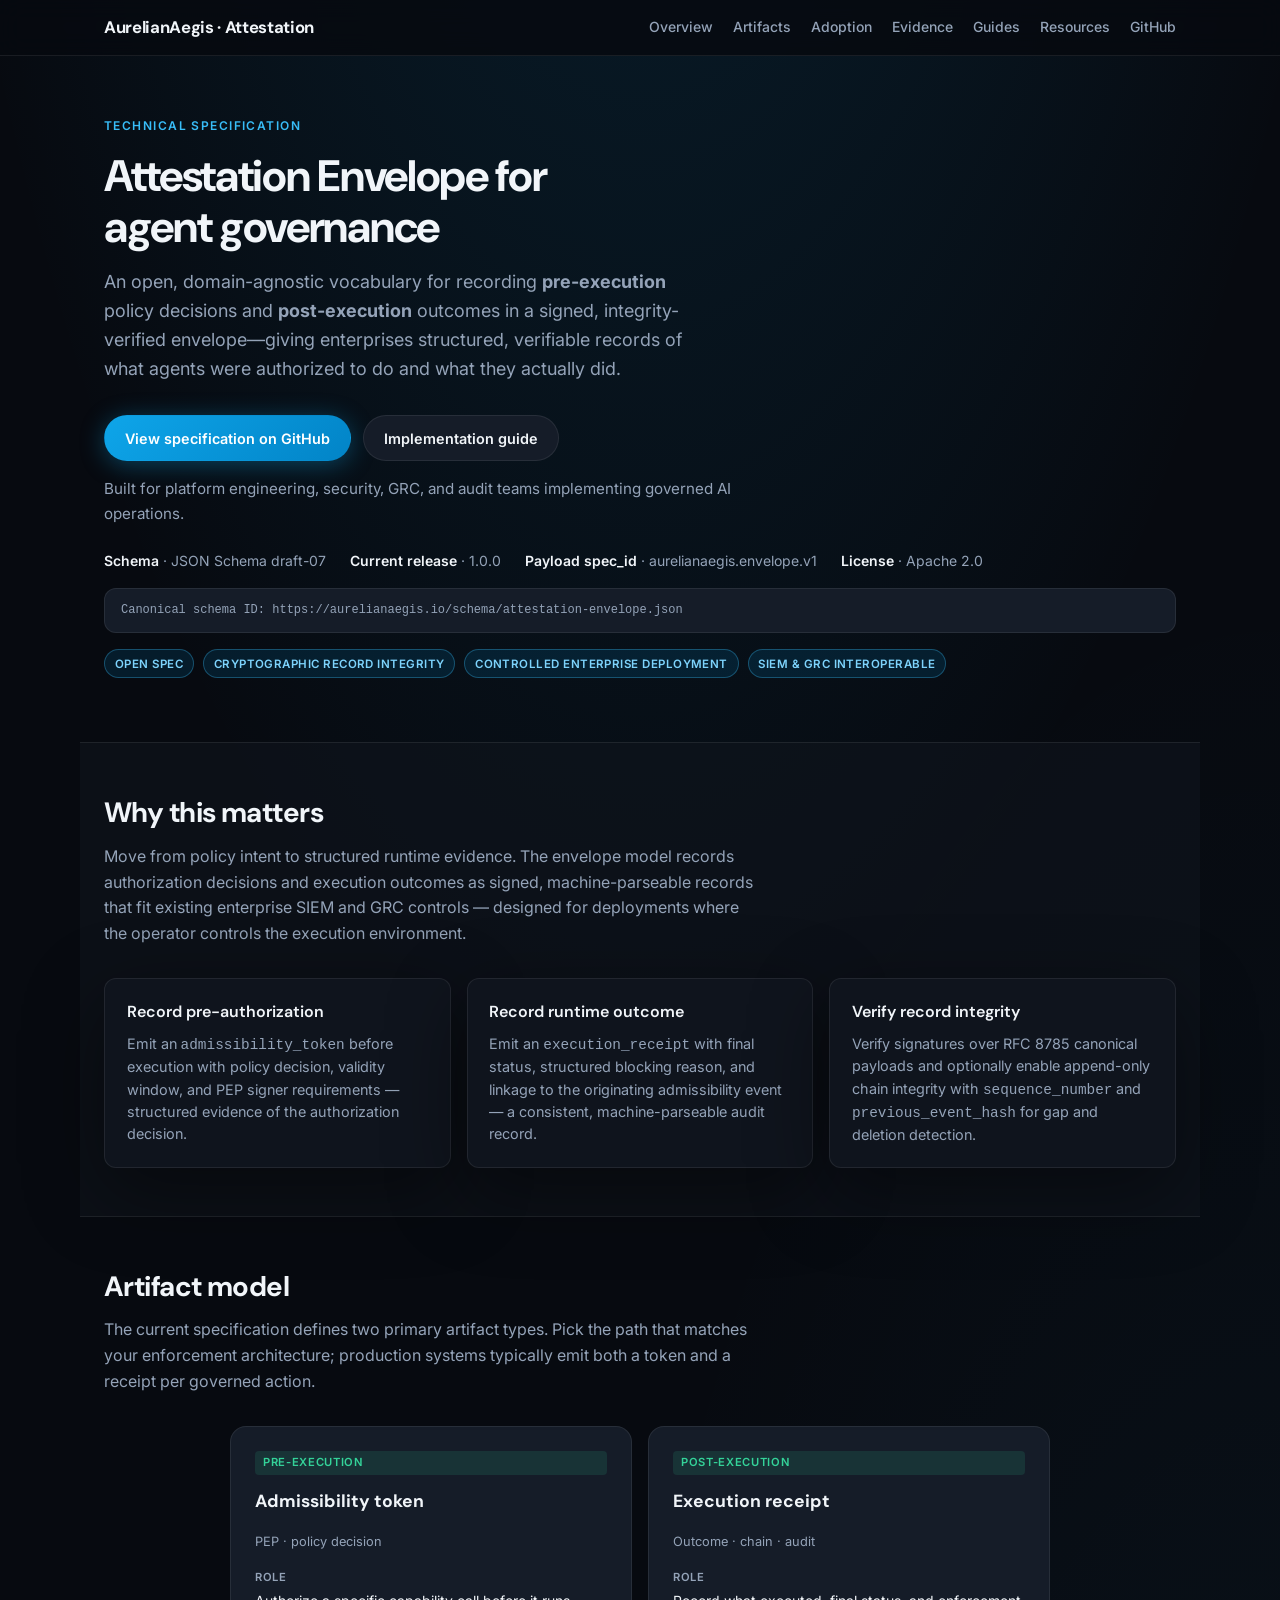
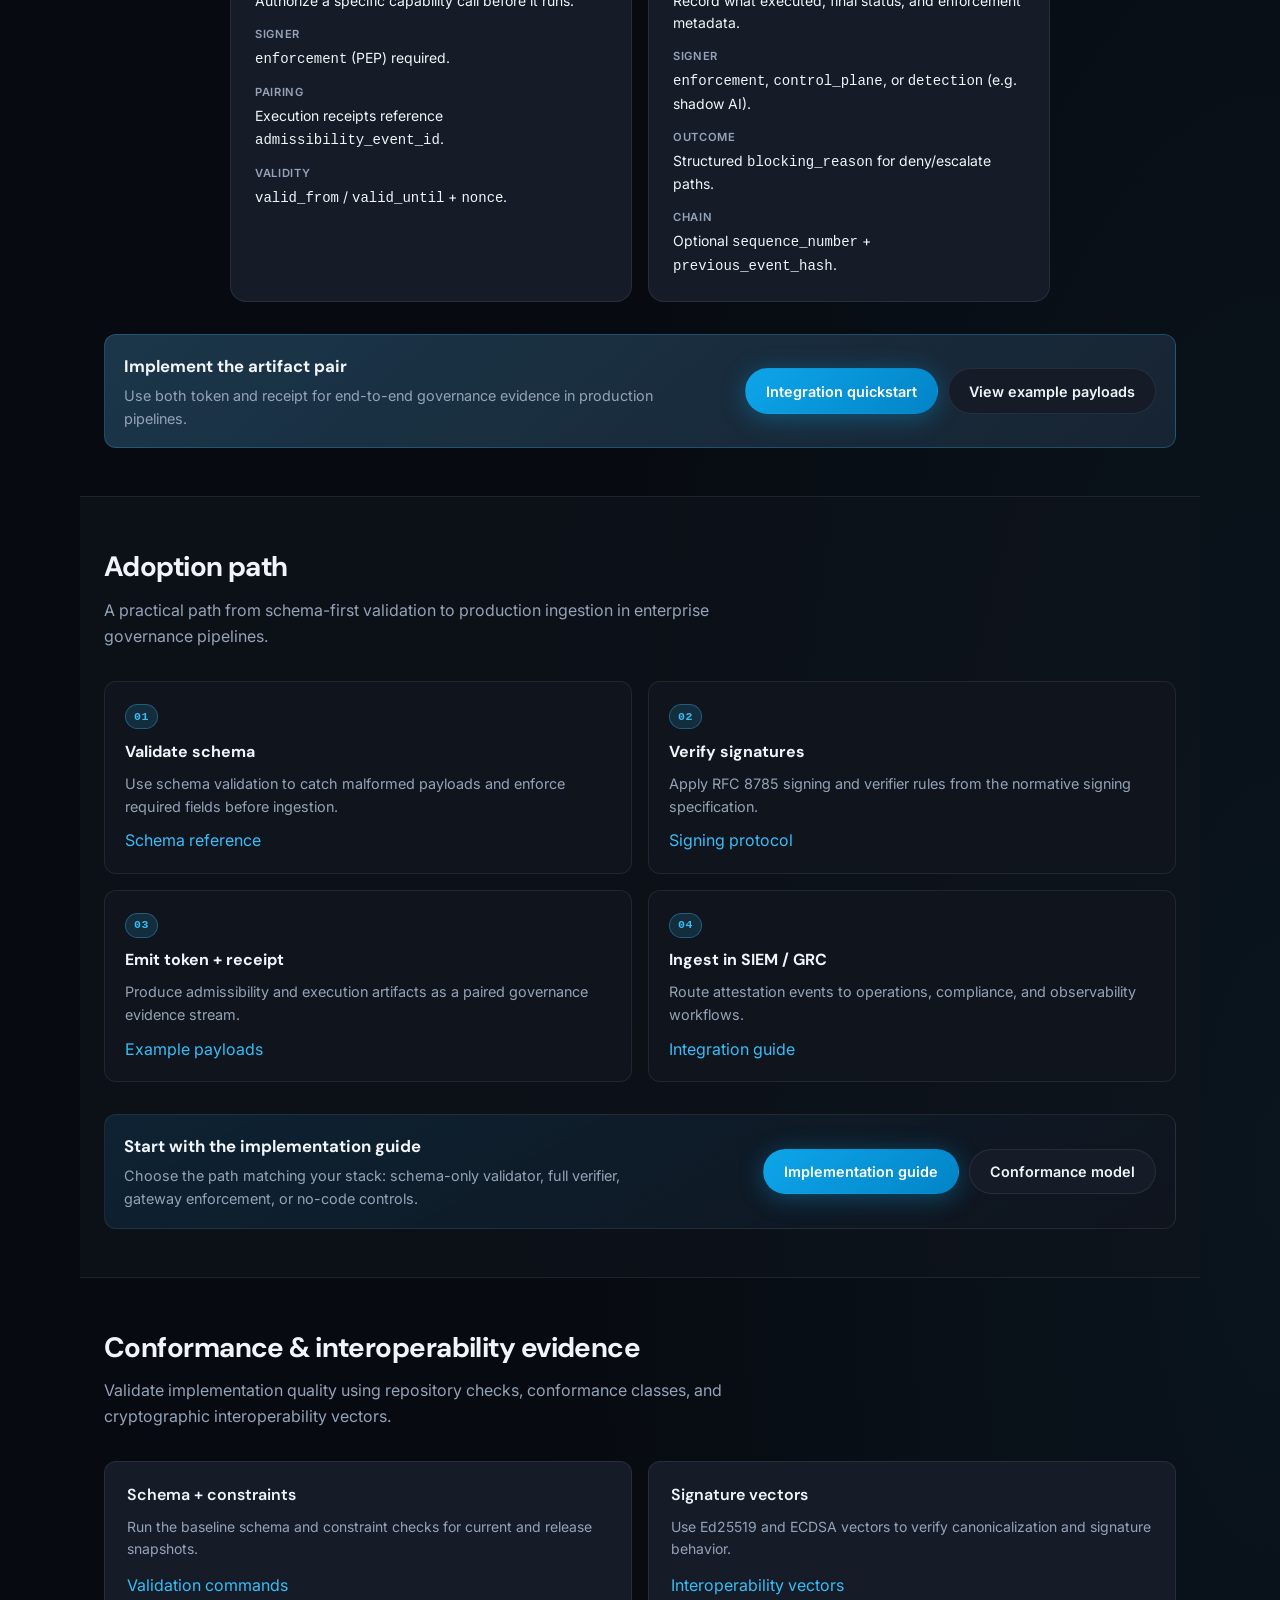
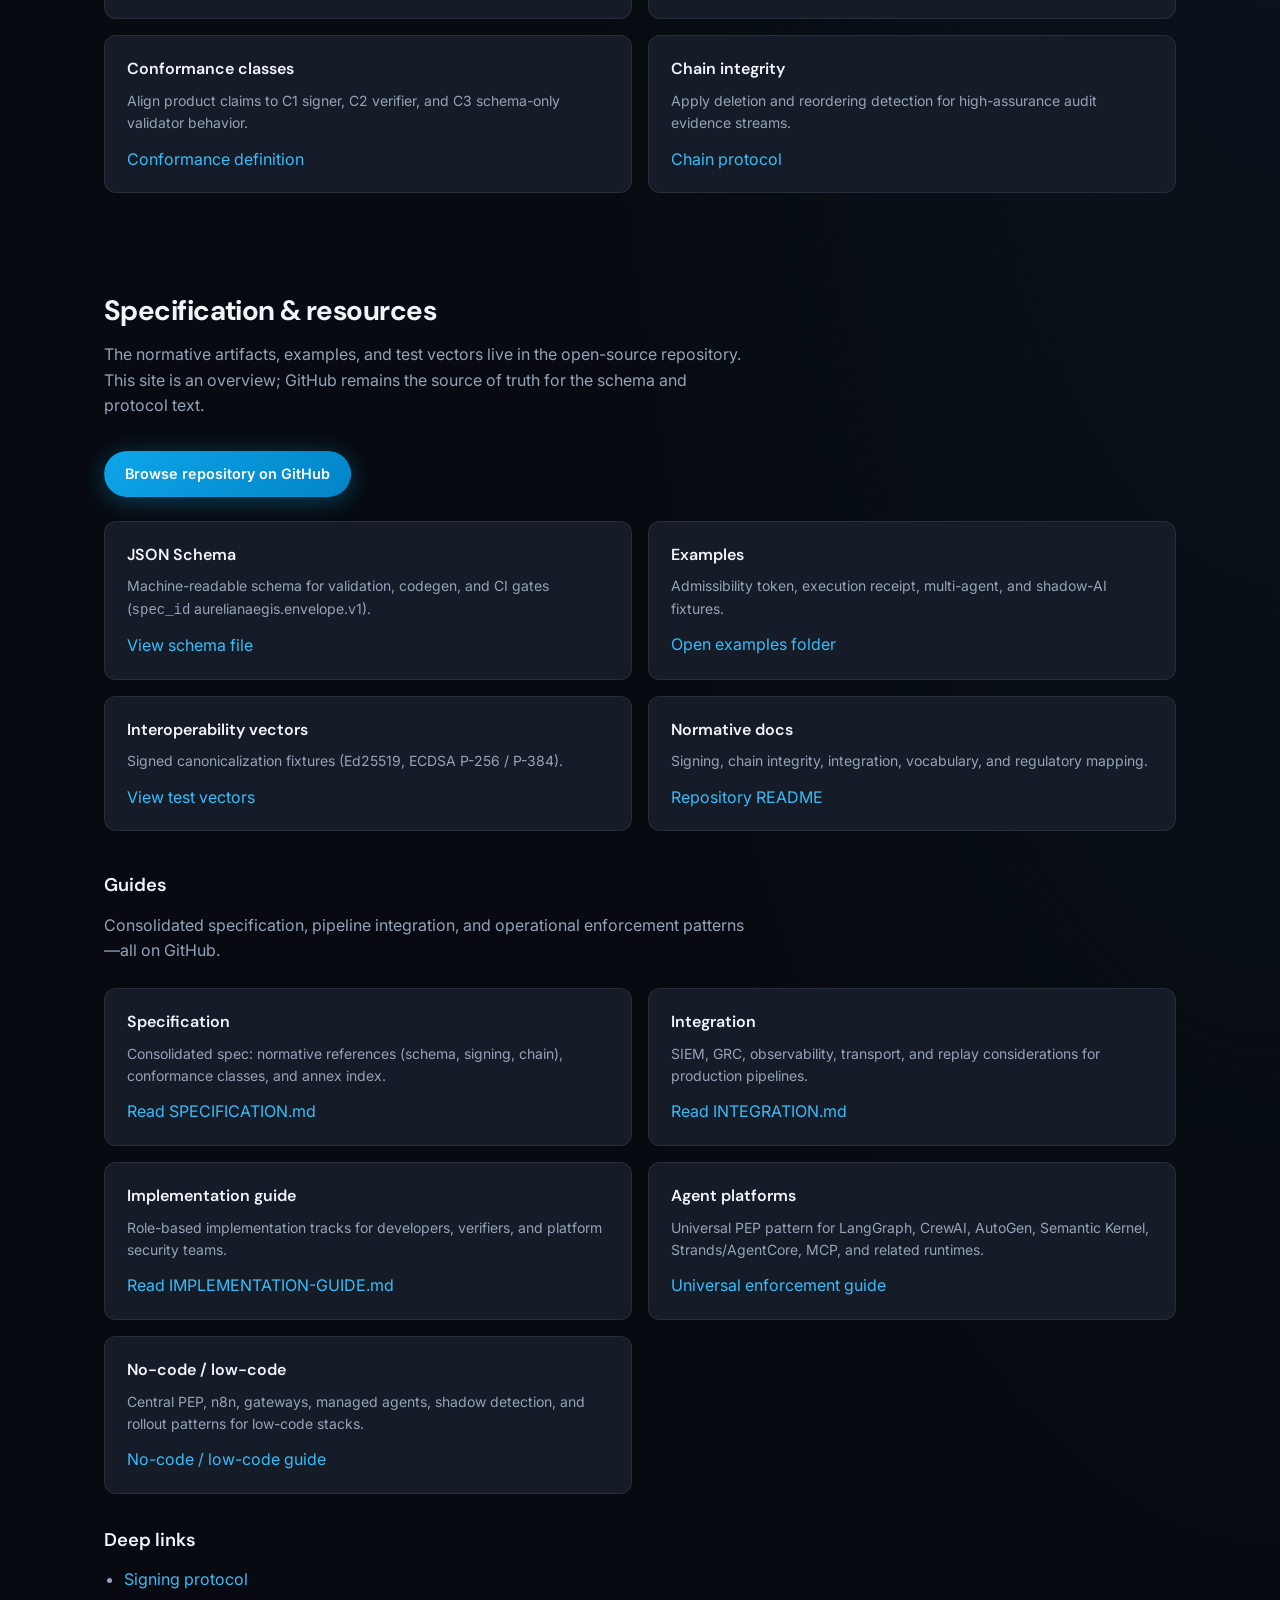
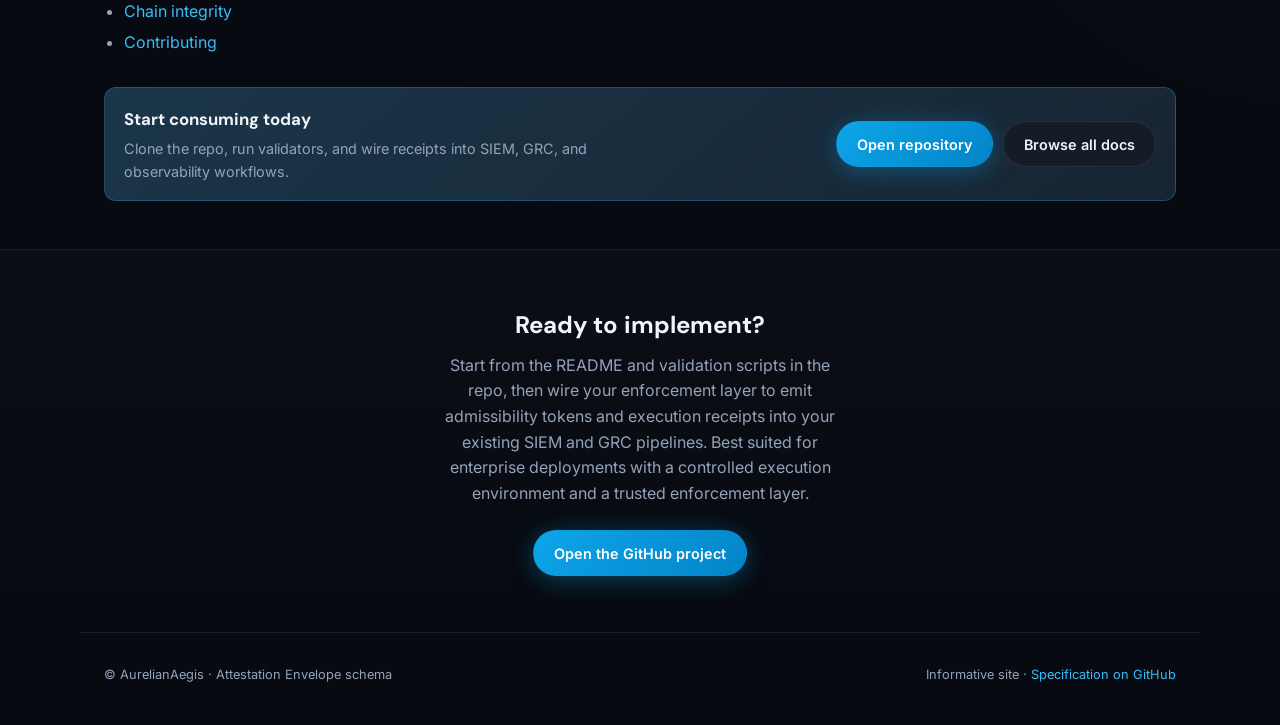
<file: index.html>
<!DOCTYPE html>
<html lang="en">
  <head>
    <meta charset="utf-8" />
    <meta name="viewport" content="width=device-width, initial-scale=1" />
    <title>AurelianAegis Attestation Envelope — Specification</title>
    <meta
      name="description"
      content="An open vocabulary and reference format for AI agent governance attestation: structured admissibility tokens and execution receipts for controlled enterprise deployments."
    />
    <meta name="google-site-verification" content="6T39e1GwLOGIrcsVcPaS-7zaqrXqIXfXDhAZRnBqOB0" />

    <!-- Open Graph -->
    <meta property="og:type" content="website" />
    <meta property="og:url" content="https://aurelianaegis.io/" />
    <meta property="og:title" content="AurelianAegis Attestation Envelope — Specification" />
    <meta property="og:description" content="An open vocabulary and reference format for AI agent governance attestation. Structured admissibility tokens and execution receipts for controlled enterprise deployments. Open spec, Apache 2.0." />
    <meta property="og:site_name" content="AurelianAegis" />

    <!-- Twitter Card -->
    <meta name="twitter:card" content="summary" />
    <meta name="twitter:title" content="AurelianAegis Attestation Envelope — Specification" />
    <meta name="twitter:description" content="An open vocabulary and reference format for AI agent governance attestation. Structured admissibility tokens and execution receipts for controlled enterprise deployments. Open spec, Apache 2.0." />
    <meta name="twitter:url" content="https://aurelianaegis.io/" />

    <!-- Canonical -->
    <link rel="canonical" href="https://aurelianaegis.io/" />
    <link rel="alternate" type="text/plain" href="https://aurelianaegis.io/llms.txt" title="LLMs manifest" />

    <script type="application/ld+json">
      {
        "@context": "https://schema.org",
        "@graph": [
          {
            "@type": "Organization",
            "@id": "https://aurelianaegis.io/#organization",
            "name": "AurelianAegis",
            "url": "https://aurelianaegis.io/",
            "sameAs": [
              "https://github.com/aurelian-aegis/aurelianaegis-attestation-schema"
            ]
          },
          {
            "@type": "WebSite",
            "@id": "https://aurelianaegis.io/#website",
            "url": "https://aurelianaegis.io/",
            "name": "AurelianAegis",
            "description": "Open specification site for the AurelianAegis Attestation Envelope used in governed enterprise AI agent operations.",
            "publisher": {
              "@id": "https://aurelianaegis.io/#organization"
            }
          },
          {
            "@type": "TechArticle",
            "@id": "https://aurelianaegis.io/#specification",
            "headline": "AurelianAegis Attestation Envelope Specification",
            "url": "https://aurelianaegis.io/",
            "about": [
              "AI agent governance",
              "attestation",
              "policy enforcement",
              "runtime evidence",
              "enterprise AI controls"
            ],
            "isPartOf": {
              "@id": "https://aurelianaegis.io/#website"
            }
          }
        ]
      }
    </script>

    <!-- Favicon placeholder — replace with actual icon file -->
    <link rel="icon" type="image/svg+xml" href="data:image/svg+xml,<svg xmlns='http://www.w3.org/2000/svg' viewBox='0 0 32 32'><text y='28' font-size='28'>🛡</text></svg>" />

    <link rel="preconnect" href="https://fonts.googleapis.com" />
    <link rel="preconnect" href="https://fonts.gstatic.com" crossorigin />
    <link
      href="https://fonts.googleapis.com/css2?family=DM+Sans:ital,opsz,wght@0,9..40,400..700;1,9..40,400..700&family=Inter:wght@400;500;600;700&display=swap"
      rel="stylesheet"
    />
    <link rel="stylesheet" href="css/styles.css" />
  </head>
  <body>
    <header class="site-header">
      <div class="site-header__inner">
        <a class="brand" href="#top">AurelianAegis · Attestation</a>
        <nav class="nav" aria-label="Primary">
          <a href="#overview">Overview</a>
          <a href="#artifacts">Artifacts</a>
          <a href="#adoption">Adoption</a>
          <a href="#evidence">Evidence</a>
          <a href="#guides">Guides</a>
          <a href="#resources">Resources</a>
          <a data-gh-tree href="https://github.com/aurelian-aegis/aurelianaegis-attestation-schema/tree/main">GitHub</a>
        </nav>
      </div>
    </header>

    <main id="top">
      <section class="hero">
        <span class="hero__eyebrow">Technical specification</span>
        <h1>Attestation Envelope for agent governance</h1>
        <p class="hero__lead">
          An open, domain-agnostic vocabulary for recording <strong>pre-execution</strong> policy decisions and
          <strong>post-execution</strong> outcomes in a signed, integrity-verified envelope—giving enterprises
          structured, verifiable records of what agents were authorized to do and what they actually did.
        </p>
        <div class="hero__actions">
          <a class="btn btn--primary" data-gh-repo href="https://github.com/aurelian-aegis/aurelianaegis-attestation-schema">
            View specification on GitHub
          </a>
          <a class="btn btn--ghost" data-gh-implementation href="https://github.com/aurelian-aegis/aurelianaegis-attestation-schema/blob/main/docs/IMPLEMENTATION-GUIDE.md">
            Implementation guide
          </a>
        </div>
        <p class="hero__audience">
          Built for platform engineering, security, GRC, and audit teams implementing governed AI operations.
        </p>
        <div class="hero__meta">
          <span><strong>Schema</strong> · JSON Schema draft-07</span>
          <span><strong>Current release</strong> · 1.0.0</span>
          <span><strong>Payload spec_id</strong> · aurelianaegis.envelope.v1</span>
          <span><strong>License</strong> · Apache 2.0</span>
        </div>
        <p class="schema-id" id="schema-id">
          Canonical schema ID:
          <span id="schema-id-value">https://github.com/aurelian-aegis/aurelianaegis-attestation-schema/blob/main/schema/releases/v1.0.0/attestation-envelope.json</span>
        </p>
        <div class="trust-row" aria-label="Trust markers">
          <span class="trust-pill">Open spec</span>
          <span class="trust-pill">Cryptographic record integrity</span>
          <span class="trust-pill">Controlled enterprise deployment</span>
          <span class="trust-pill">SIEM &amp; GRC interoperable</span>
        </div>
      </section>

      <section class="section section--alt" id="overview">
        <h2 class="section__title">Why this matters</h2>
        <p class="section__intro">
          Move from policy intent to structured runtime evidence. The envelope model records authorization decisions and
          execution outcomes as signed, machine-parseable records that fit existing enterprise SIEM and GRC controls —
          designed for deployments where the operator controls the execution environment.
        </p>

        <div class="grid-3" style="margin-top: 2rem">
          <article class="card">
            <h4>Record pre-authorization</h4>
            <p>
              Emit an <code>admissibility_token</code> before execution with policy decision, validity window, and PEP
              signer requirements — structured evidence of the authorization decision.
            </p>
          </article>
          <article class="card">
            <h4>Record runtime outcome</h4>
            <p>
              Emit an <code>execution_receipt</code> with final status, structured blocking reason, and linkage to the
              originating admissibility event — a consistent, machine-parseable audit record.
            </p>
          </article>
          <article class="card">
            <h4>Verify record integrity</h4>
            <p>
              Verify signatures over RFC 8785 canonical payloads and optionally enable append-only chain integrity with
              <code>sequence_number</code> and <code>previous_event_hash</code> for gap and deletion detection.
            </p>
          </article>
        </div>
      </section>

      <section class="section" id="artifacts">
        <h2 class="section__title">Artifact model</h2>
        <p class="section__intro">
          The current specification defines two primary artifact types. Pick the path that matches your enforcement architecture; production
          systems typically emit both a token and a receipt per governed action.
        </p>

        <div class="tier-grid tier-grid--two">
          <div class="tier">
            <div class="pill">Pre-execution</div>
            <h3 class="tier__name">Admissibility token</h3>
            <p class="tier__tag">PEP · policy decision</p>
            <dl>
              <dt>Role</dt>
              <dd>Authorize a specific capability call before it runs.</dd>
              <dt>Signer</dt>
              <dd><code>enforcement</code> (PEP) required.</dd>
              <dt>Pairing</dt>
              <dd>Execution receipts reference <code>admissibility_event_id</code>.</dd>
              <dt>Validity</dt>
              <dd><code>valid_from</code> / <code>valid_until</code> + <code>nonce</code>.</dd>
            </dl>
          </div>
          <div class="tier">
            <div class="pill">Post-execution</div>
            <h3 class="tier__name">Execution receipt</h3>
            <p class="tier__tag">Outcome · chain · audit</p>
            <dl>
              <dt>Role</dt>
              <dd>Record what executed, final status, and enforcement metadata.</dd>
              <dt>Signer</dt>
              <dd><code>enforcement</code>, <code>control_plane</code>, or <code>detection</code> (e.g. shadow AI).</dd>
              <dt>Outcome</dt>
              <dd>Structured <code>blocking_reason</code> for deny/escalate paths.</dd>
              <dt>Chain</dt>
              <dd>Optional <code>sequence_number</code> + <code>previous_event_hash</code>.</dd>
            </dl>
          </div>
        </div>
        <div class="section-cta">
          <div>
            <h3>Implement the artifact pair</h3>
            <p>Use both token and receipt for end-to-end governance evidence in production pipelines.</p>
          </div>
          <div class="section-cta__actions">
            <a class="btn btn--primary" data-gh-integration href="https://github.com/aurelian-aegis/aurelianaegis-attestation-schema/blob/main/spec/INTEGRATION.md">Integration quickstart</a>
            <a class="btn btn--ghost" data-gh-examples href="https://github.com/aurelian-aegis/aurelianaegis-attestation-schema/tree/main/examples">View example payloads</a>
          </div>
        </div>
      </section>

      <section class="section section--alt" id="adoption">
        <h2 class="section__title">Adoption path</h2>
        <p class="section__intro">
          A practical path from schema-first validation to production ingestion in enterprise governance pipelines.
        </p>
        <div class="path-grid">
          <article class="step-card">
            <span class="step-card__num">01</span>
            <h4>Validate schema</h4>
            <p>Use schema validation to catch malformed payloads and enforce required fields before ingestion.</p>
            <a data-gh-schema href="https://github.com/aurelian-aegis/aurelianaegis-attestation-schema/blob/main/schema/releases/v1.0.0/attestation-envelope.json">Schema reference</a>
          </article>
          <article class="step-card">
            <span class="step-card__num">02</span>
            <h4>Verify signatures</h4>
            <p>Apply RFC 8785 signing and verifier rules from the normative signing specification.</p>
            <a data-gh-signing href="https://github.com/aurelian-aegis/aurelianaegis-attestation-schema/blob/main/spec/SIGNING.md">Signing protocol</a>
          </article>
          <article class="step-card">
            <span class="step-card__num">03</span>
            <h4>Emit token + receipt</h4>
            <p>Produce admissibility and execution artifacts as a paired governance evidence stream.</p>
            <a data-gh-examples href="https://github.com/aurelian-aegis/aurelianaegis-attestation-schema/tree/main/examples">Example payloads</a>
          </article>
          <article class="step-card">
            <span class="step-card__num">04</span>
            <h4>Ingest in SIEM / GRC</h4>
            <p>Route attestation events to operations, compliance, and observability workflows.</p>
            <a data-gh-integration href="https://github.com/aurelian-aegis/aurelianaegis-attestation-schema/blob/main/spec/INTEGRATION.md">Integration guide</a>
          </article>
        </div>
        <div class="section-cta section-cta--alt">
          <div>
            <h3>Start with the implementation guide</h3>
            <p>Choose the path matching your stack: schema-only validator, full verifier, gateway enforcement, or no-code controls.</p>
          </div>
          <div class="section-cta__actions">
            <a class="btn btn--primary" data-gh-implementation href="https://github.com/aurelian-aegis/aurelianaegis-attestation-schema/blob/main/docs/IMPLEMENTATION-GUIDE.md">Implementation guide</a>
            <a class="btn btn--ghost" data-gh-specification href="https://github.com/aurelian-aegis/aurelianaegis-attestation-schema/blob/main/spec/SPECIFICATION.md">Conformance model</a>
          </div>
        </div>
      </section>

      <section class="section" id="evidence">
        <h2 class="section__title">Conformance &amp; interoperability evidence</h2>
        <p class="section__intro">
          Validate implementation quality using repository checks, conformance classes, and cryptographic interoperability vectors.
        </p>
        <div class="resources">
          <article class="resource">
            <h4>Schema + constraints</h4>
            <p>Run the baseline schema and constraint checks for current and release snapshots.</p>
            <a data-gh-readme href="https://github.com/aurelian-aegis/aurelianaegis-attestation-schema/blob/main/README.md">Validation commands</a>
          </article>
          <article class="resource">
            <h4>Signature vectors</h4>
            <p>Use Ed25519 and ECDSA vectors to verify canonicalization and signature behavior.</p>
            <a data-gh-vectors href="https://github.com/aurelian-aegis/aurelianaegis-attestation-schema/tree/main/test-vectors">Interoperability vectors</a>
          </article>
          <article class="resource">
            <h4>Conformance classes</h4>
            <p>Align product claims to C1 signer, C2 verifier, and C3 schema-only validator behavior.</p>
            <a data-gh-specification href="https://github.com/aurelian-aegis/aurelianaegis-attestation-schema/blob/main/spec/SPECIFICATION.md">Conformance definition</a>
          </article>
          <article class="resource">
            <h4>Chain integrity</h4>
            <p>Apply deletion and reordering detection for high-assurance audit evidence streams.</p>
            <a data-gh-chain href="https://github.com/aurelian-aegis/aurelianaegis-attestation-schema/blob/main/spec/CHAIN-INTEGRITY.md">Chain protocol</a>
          </article>
        </div>
      </section>

      <section class="section" id="resources">
        <h2 class="section__title">Specification &amp; resources</h2>
        <p class="section__intro">
          The normative artifacts, examples, and test vectors live in the open-source repository. This site is an
          overview; GitHub remains the source of truth for the schema and protocol text.
        </p>

        <p style="margin: 0 0 1rem">
          <a class="btn btn--primary" data-gh-tree href="https://github.com/aurelian-aegis/aurelianaegis-attestation-schema/tree/main">
            Browse repository on GitHub
          </a>
        </p>

        <div class="resources">
          <article class="resource">
            <h4>JSON Schema</h4>
            <p>Machine-readable schema for validation, codegen, and CI gates (<code>spec_id</code> aurelianaegis.envelope.v1).</p>
            <a data-gh-schema href="https://github.com/aurelian-aegis/aurelianaegis-attestation-schema/blob/main/schema/releases/v1.0.0/attestation-envelope.json">View schema file</a>
          </article>
          <article class="resource">
            <h4>Examples</h4>
            <p>Admissibility token, execution receipt, multi-agent, and shadow-AI fixtures.</p>
            <a data-gh-examples href="https://github.com/aurelian-aegis/aurelianaegis-attestation-schema/tree/main/examples">Open examples folder</a>
          </article>
          <article class="resource">
            <h4>Interoperability vectors</h4>
            <p>Signed canonicalization fixtures (Ed25519, ECDSA P-256 / P-384).</p>
            <a data-gh-vectors href="https://github.com/aurelian-aegis/aurelianaegis-attestation-schema/tree/main/test-vectors">View test vectors</a>
          </article>
          <article class="resource">
            <h4>Normative docs</h4>
            <p>Signing, chain integrity, integration, vocabulary, and regulatory mapping.</p>
            <a data-gh-readme href="https://github.com/aurelian-aegis/aurelianaegis-attestation-schema/blob/main/README.md">Repository README</a>
          </article>
        </div>

        <div class="subsection" id="guides" style="margin-top: 2.5rem">
          <h3>Guides</h3>
          <p style="color: var(--text-muted); max-width: 65ch; margin: 0 0 1.25rem">
            Consolidated specification, pipeline integration, and operational enforcement patterns—all on GitHub.
          </p>
          <div class="resources">
            <article class="resource">
              <h4>Specification</h4>
              <p>
                Consolidated spec: normative references (schema, signing, chain), conformance classes, and annex index.
              </p>
              <a data-gh-specification href="https://github.com/aurelian-aegis/aurelianaegis-attestation-schema/blob/main/spec/SPECIFICATION.md">Read SPECIFICATION.md</a>
            </article>
            <article class="resource">
              <h4>Integration</h4>
              <p>SIEM, GRC, observability, transport, and replay considerations for production pipelines.</p>
              <a data-gh-integration href="https://github.com/aurelian-aegis/aurelianaegis-attestation-schema/blob/main/spec/INTEGRATION.md">Read INTEGRATION.md</a>
            </article>
            <article class="resource">
              <h4>Implementation guide</h4>
              <p>Role-based implementation tracks for developers, verifiers, and platform security teams.</p>
              <a data-gh-implementation href="https://github.com/aurelian-aegis/aurelianaegis-attestation-schema/blob/main/docs/IMPLEMENTATION-GUIDE.md">Read IMPLEMENTATION-GUIDE.md</a>
            </article>
            <article class="resource">
              <h4>Agent platforms</h4>
              <p>
                Universal PEP pattern for LangGraph, CrewAI, AutoGen, Semantic Kernel, Strands/AgentCore, MCP, and related
                runtimes.
              </p>
              <a data-gh-usage-universal href="https://github.com/aurelian-aegis/aurelianaegis-attestation-schema/blob/main/spec/usage/universal-enforcement-agentic-platforms.md">Universal enforcement guide</a>
            </article>
            <article class="resource">
              <h4>No-code / low-code</h4>
              <p>
                Central PEP, n8n, gateways, managed agents, shadow detection, and rollout patterns for low-code stacks.
              </p>
              <a data-gh-usage-nocode href="https://github.com/aurelian-aegis/aurelianaegis-attestation-schema/blob/main/spec/usage/no-code-low-code-enforcement.md">No-code / low-code guide</a>
            </article>
          </div>
        </div>

        <div class="subsection" style="margin-top: 2rem">
          <h3>Deep links</h3>
          <ul>
            <li><a data-gh-signing href="https://github.com/aurelian-aegis/aurelianaegis-attestation-schema/blob/main/spec/SIGNING.md">Signing protocol</a></li>
            <li><a data-gh-chain href="https://github.com/aurelian-aegis/aurelianaegis-attestation-schema/blob/main/spec/CHAIN-INTEGRITY.md">Chain integrity</a></li>
            <li><a data-gh-contributing href="https://github.com/aurelian-aegis/aurelianaegis-attestation-schema/blob/main/CONTRIBUTING.md">Contributing</a></li>
          </ul>
        </div>
        <div class="section-cta">
          <div>
            <h3>Start consuming today</h3>
            <p>Clone the repo, run validators, and wire receipts into SIEM, GRC, and observability workflows.</p>
          </div>
          <div class="section-cta__actions">
            <a class="btn btn--primary" data-gh-repo href="https://github.com/aurelian-aegis/aurelianaegis-attestation-schema">Open repository</a>
            <a class="btn btn--ghost" data-gh-tree href="https://github.com/aurelian-aegis/aurelianaegis-attestation-schema/tree/main">Browse all docs</a>
          </div>
        </div>
      </section>

      <section class="cta-band" id="implement">
        <h2>Ready to implement?</h2>
        <p>
          Start from the README and validation scripts in the repo, then wire your enforcement layer to emit admissibility
          tokens and execution receipts into your existing SIEM and GRC pipelines. Best suited for enterprise deployments
          with a controlled execution environment and a trusted enforcement layer.
        </p>
        <a class="btn btn--primary" data-gh-repo href="https://github.com/aurelian-aegis/aurelianaegis-attestation-schema">
          Open the GitHub project
        </a>
      </section>
    </main>

    <footer class="site-footer">
      <span>© AurelianAegis · Attestation Envelope schema</span>
      <span>Informative site · <a data-gh-tree href="https://github.com/aurelian-aegis/aurelianaegis-attestation-schema/tree/main">Specification on GitHub</a></span>
    </footer>

    <script src="js/site-config.js"></script>
    <script src="js/main.js"></script>
    <script>
      (function () {
        var cfg = window.AEGIS_SITE_CONFIG || {};
        if (cfg.schemaId) {
          var el = document.getElementById("schema-id-value");
          if (el) el.textContent = cfg.schemaId;
        }
      })();
    </script>
  </body>
</html>
</file>
<file: css/styles.css>
/* AurelianAegis Attestation Schema — marketing site */

:root {
  --bg-deep: #070a10;
  --bg-surface: #0f141d;
  --bg-elevated: #151c28;
  --border-subtle: rgba(255, 255, 255, 0.08);
  --text-primary: #f1f5f9;
  --text-muted: #94a3b8;
  --accent: #38bdf8;
  --accent-dim: rgba(56, 189, 248, 0.15);
  --accent-strong: #0ea5e9;
  --success: #34d399;
  --radius: 12px;
  --radius-lg: 16px;
  --font-sans: "Inter", system-ui, -apple-system, Segoe UI, Roboto, sans-serif;
  --font-display: "DM Sans", var(--font-sans);
  --shadow: 0 24px 80px rgba(0, 0, 0, 0.45);
  --max: 1120px;
}

*,
*::before,
*::after {
  box-sizing: border-box;
}

html {
  scroll-behavior: smooth;
}

body {
  margin: 0;
  font-family: var(--font-sans);
  font-size: 16px;
  line-height: 1.6;
  color: var(--text-primary);
  background: var(--bg-deep);
  background-image:
    radial-gradient(ellipse 120% 80% at 50% -20%, rgba(14, 165, 233, 0.18), transparent 50%),
    radial-gradient(ellipse 60% 40% at 100% 50%, rgba(56, 189, 248, 0.06), transparent);
  min-height: 100vh;
}

a {
  color: var(--accent);
  text-decoration: none;
}

a:hover {
  text-decoration: underline;
}

img {
  max-width: 100%;
  height: auto;
}

.site-header {
  position: sticky;
  top: 0;
  z-index: 50;
  backdrop-filter: blur(12px);
  background: rgba(7, 10, 16, 0.85);
  border-bottom: 1px solid var(--border-subtle);
}

.site-header__inner {
  max-width: var(--max);
  margin: 0 auto;
  padding: 0.875rem 1.5rem;
  display: flex;
  align-items: center;
  justify-content: space-between;
  gap: 1rem;
}

.brand {
  font-family: var(--font-display);
  font-weight: 700;
  font-size: 1.05rem;
  letter-spacing: -0.02em;
  color: var(--text-primary);
  text-decoration: none;
}

.brand:hover {
  text-decoration: none;
  color: var(--accent);
}

.nav {
  display: flex;
  flex-wrap: wrap;
  align-items: center;
  gap: 0.5rem 1.25rem;
}

.nav a {
  color: var(--text-muted);
  font-size: 0.875rem;
  font-weight: 500;
}

.nav a:hover {
  color: var(--text-primary);
  text-decoration: none;
}

.btn {
  display: inline-flex;
  align-items: center;
  justify-content: center;
  gap: 0.5rem;
  padding: 0.65rem 1.25rem;
  font-size: 0.9rem;
  font-weight: 600;
  border-radius: 999px;
  border: 1px solid transparent;
  cursor: pointer;
  text-decoration: none;
  transition: background 0.15s, border-color 0.15s, color 0.15s;
}

.btn--primary {
  background: linear-gradient(135deg, var(--accent-strong), #0284c7);
  color: #fff;
  box-shadow: 0 4px 24px rgba(14, 165, 233, 0.35);
}

.btn--primary:hover {
  filter: brightness(1.08);
  text-decoration: none;
  color: #fff;
}

.btn--ghost {
  background: var(--bg-elevated);
  border-color: var(--border-subtle);
  color: var(--text-primary);
}

.btn--ghost:hover {
  border-color: rgba(56, 189, 248, 0.4);
  text-decoration: none;
  color: var(--text-primary);
}

.hero {
  max-width: var(--max);
  margin: 0 auto;
  padding: 3.5rem 1.5rem 4rem;
}

.hero__eyebrow {
  display: inline-block;
  font-size: 0.75rem;
  font-weight: 600;
  letter-spacing: 0.12em;
  text-transform: uppercase;
  color: var(--accent);
  margin-bottom: 1rem;
}

.hero h1 {
  font-family: var(--font-display);
  font-size: clamp(2rem, 4vw, 2.75rem);
  font-weight: 700;
  letter-spacing: -0.03em;
  line-height: 1.15;
  margin: 0 0 1rem;
  max-width: 18ch;
}

.hero__lead {
  font-size: 1.125rem;
  color: var(--text-muted);
  max-width: 56ch;
  margin: 0 0 2rem;
}

.hero__actions {
  display: flex;
  flex-wrap: wrap;
  gap: 0.75rem;
  margin-bottom: 2.5rem;
}

.hero__audience {
  margin: -1.5rem 0 1.5rem;
  color: var(--text-muted);
  max-width: 64ch;
  font-size: 0.95rem;
}

.hero__meta {
  display: flex;
  flex-wrap: wrap;
  gap: 1.5rem;
  font-size: 0.875rem;
  color: var(--text-muted);
}

.hero__meta strong {
  color: var(--text-primary);
  font-weight: 600;
}

.section {
  max-width: var(--max);
  margin: 0 auto;
  padding: 3rem 1.5rem;
}

.section--alt {
  background: rgba(15, 20, 29, 0.6);
  border-top: 1px solid var(--border-subtle);
  border-bottom: 1px solid var(--border-subtle);
}

.section__title {
  font-family: var(--font-display);
  font-size: 1.75rem;
  font-weight: 700;
  letter-spacing: -0.02em;
  margin: 0 0 0.5rem;
}

.section__intro {
  color: var(--text-muted);
  max-width: 65ch;
  margin: 0 0 2rem;
}

.subsection {
  margin-top: 2.5rem;
}

.subsection h3 {
  font-family: var(--font-display);
  font-size: 1.15rem;
  font-weight: 600;
  margin: 0 0 0.75rem;
  color: var(--text-primary);
}

.subsection p,
.subsection ul {
  color: var(--text-muted);
  margin: 0;
}

.subsection ul {
  padding-left: 1.25rem;
}

.subsection li {
  margin-bottom: 0.35rem;
}

.grid-3 {
  display: grid;
  grid-template-columns: repeat(3, 1fr);
  gap: 1rem;
}

@media (max-width: 900px) {
  .grid-3 {
    grid-template-columns: 1fr;
  }
}

.card {
  background: var(--bg-surface);
  border: 1px solid var(--border-subtle);
  border-radius: var(--radius);
  padding: 1.25rem 1.35rem;
  box-shadow: var(--shadow);
}

.card h4 {
  font-family: var(--font-display);
  font-size: 1rem;
  font-weight: 600;
  margin: 0 0 0.5rem;
  color: var(--text-primary);
}

.card p {
  font-size: 0.9rem;
  color: var(--text-muted);
  margin: 0;
  line-height: 1.55;
}

.pill {
  display: inline-block;
  font-size: 0.7rem;
  font-weight: 600;
  text-transform: uppercase;
  letter-spacing: 0.06em;
  color: var(--success);
  background: rgba(52, 211, 153, 0.12);
  padding: 0.2rem 0.5rem;
  border-radius: 4px;
  margin-bottom: 0.75rem;
}

/* Tier-style comparison (Veritas-inspired) */
.tier-grid {
  display: grid;
  grid-template-columns: repeat(3, 1fr);
  gap: 1rem;
  margin-top: 1.5rem;
}

@media (max-width: 900px) {
  .tier-grid {
    grid-template-columns: 1fr;
  }
}

.tier-grid--two {
  grid-template-columns: repeat(2, 1fr);
  max-width: 820px;
  margin-left: auto;
  margin-right: auto;
}

@media (max-width: 900px) {
  .tier-grid--two {
    grid-template-columns: 1fr;
    max-width: none;
  }
}

.tier {
  background: var(--bg-elevated);
  border: 1px solid var(--border-subtle);
  border-radius: var(--radius-lg);
  padding: 1.5rem;
  display: flex;
  flex-direction: column;
}

.tier__name {
  font-family: var(--font-display);
  font-size: 1.1rem;
  font-weight: 700;
  margin: 0 0 0.25rem;
}

.tier__tag {
  font-size: 0.8rem;
  color: var(--text-muted);
  margin-bottom: 1rem;
}

.tier dl {
  margin: 0;
  flex: 1;
}

.tier dt {
  font-size: 0.7rem;
  font-weight: 600;
  text-transform: uppercase;
  letter-spacing: 0.06em;
  color: var(--text-muted);
  margin-top: 0.85rem;
}

.tier dt:first-child {
  margin-top: 0;
}

.tier dd {
  margin: 0.2rem 0 0;
  font-size: 0.875rem;
  color: var(--text-primary);
}

/* Module tiles */
.modules {
  display: grid;
  grid-template-columns: repeat(2, 1fr);
  gap: 1rem;
  margin-top: 1.5rem;
}

@media (max-width: 700px) {
  .modules {
    grid-template-columns: 1fr;
  }
}

.module {
  background: var(--bg-surface);
  border: 1px solid var(--border-subtle);
  border-radius: var(--radius);
  padding: 1.35rem;
}

.module__id {
  font-family: ui-monospace, SFMono-Regular, Menlo, monospace;
  font-size: 0.8rem;
  font-weight: 600;
  color: var(--accent);
  margin-bottom: 0.5rem;
}

.module h4 {
  font-family: var(--font-display);
  font-size: 1rem;
  font-weight: 600;
  margin: 0 0 0.75rem;
}

.module ul {
  margin: 0;
  padding-left: 1.1rem;
  font-size: 0.875rem;
  color: var(--text-muted);
}

.module li {
  margin-bottom: 0.35rem;
}

.badge-new {
  display: inline-block;
  font-size: 0.65rem;
  font-weight: 700;
  text-transform: uppercase;
  letter-spacing: 0.05em;
  background: var(--accent-dim);
  color: var(--accent);
  padding: 0.15rem 0.45rem;
  border-radius: 4px;
  margin-left: 0.35rem;
  vertical-align: middle;
}

.resources {
  display: grid;
  grid-template-columns: repeat(2, 1fr);
  gap: 1rem;
  margin-top: 1.5rem;
}

.path-grid {
  display: grid;
  grid-template-columns: repeat(2, 1fr);
  gap: 1rem;
}

@media (max-width: 900px) {
  .path-grid {
    grid-template-columns: 1fr;
  }
}

.step-card {
  background: var(--bg-surface);
  border: 1px solid var(--border-subtle);
  border-radius: var(--radius);
  padding: 1.2rem 1.25rem;
}

.step-card__num {
  display: inline-block;
  font-family: ui-monospace, SFMono-Regular, Menlo, monospace;
  font-size: 0.72rem;
  font-weight: 700;
  letter-spacing: 0.06em;
  color: var(--accent);
  background: var(--accent-dim);
  border: 1px solid rgba(56, 189, 248, 0.35);
  border-radius: 999px;
  padding: 0.14rem 0.5rem;
  margin-bottom: 0.6rem;
}

.step-card h4 {
  margin: 0 0 0.45rem;
  font-family: var(--font-display);
}

.step-card p {
  margin: 0 0 0.65rem;
  color: var(--text-muted);
  font-size: 0.9rem;
}

@media (max-width: 700px) {
  .resources {
    grid-template-columns: 1fr;
  }
}

.resource {
  border: 1px solid var(--border-subtle);
  border-radius: var(--radius);
  padding: 1.25rem 1.35rem;
  background: var(--bg-elevated);
}

.resource h4 {
  font-family: var(--font-display);
  font-size: 1rem;
  font-weight: 600;
  margin: 0 0 0.5rem;
}

.resource p {
  font-size: 0.875rem;
  color: var(--text-muted);
  margin: 0 0 0.75rem;
}

.cta-band {
  text-align: center;
  padding: 3.5rem 1.5rem;
  background: linear-gradient(180deg, rgba(15, 20, 29, 0.4), var(--bg-deep));
  border-top: 1px solid var(--border-subtle);
}

.cta-band h2 {
  font-family: var(--font-display);
  font-size: 1.5rem;
  margin: 0 0 0.5rem;
}

.cta-band p {
  color: var(--text-muted);
  max-width: 42ch;
  margin: 0 auto 1.5rem;
}

.site-footer {
  max-width: var(--max);
  margin: 0 auto;
  padding: 2rem 1.5rem 3rem;
  font-size: 0.8rem;
  color: var(--text-muted);
  display: flex;
  flex-wrap: wrap;
  gap: 1rem;
  justify-content: space-between;
  align-items: center;
  border-top: 1px solid var(--border-subtle);
}

.schema-id {
  font-family: ui-monospace, SFMono-Regular, Menlo, monospace;
  font-size: 0.75rem;
  word-break: break-all;
  color: var(--text-muted);
  background: var(--bg-elevated);
  padding: 0.75rem 1rem;
  border-radius: var(--radius);
  border: 1px solid var(--border-subtle);
  margin-top: 1rem;
}

.trust-row {
  margin-top: 1rem;
  display: flex;
  flex-wrap: wrap;
  gap: 0.55rem;
}

.trust-pill {
  font-size: 0.72rem;
  font-weight: 600;
  letter-spacing: 0.04em;
  text-transform: uppercase;
  color: #7dd3fc;
  background: rgba(2, 132, 199, 0.15);
  border: 1px solid rgba(56, 189, 248, 0.32);
  border-radius: 999px;
  padding: 0.26rem 0.62rem;
}

.section-cta {
  margin-top: 2rem;
  padding: 1.1rem 1.2rem;
  border: 1px solid rgba(56, 189, 248, 0.25);
  border-radius: var(--radius);
  background:
    linear-gradient(140deg, rgba(56, 189, 248, 0.16), rgba(56, 189, 248, 0.05)),
    var(--bg-elevated);
  display: flex;
  align-items: center;
  justify-content: space-between;
  gap: 1.25rem;
}

.section-cta h3 {
  margin: 0 0 0.25rem;
  font-family: var(--font-display);
  font-size: 1.05rem;
}

.section-cta p {
  margin: 0;
  font-size: 0.9rem;
  color: var(--text-muted);
  max-width: 60ch;
}

.section-cta__actions {
  display: flex;
  flex-wrap: wrap;
  gap: 0.6rem;
}

.section-cta--alt {
  border-color: var(--border-subtle);
  background:
    linear-gradient(150deg, rgba(2, 132, 199, 0.13), rgba(15, 20, 29, 0.5)),
    var(--bg-surface);
}

@media (max-width: 850px) {
  .section-cta {
    flex-direction: column;
    align-items: flex-start;
  }
}
</file>
